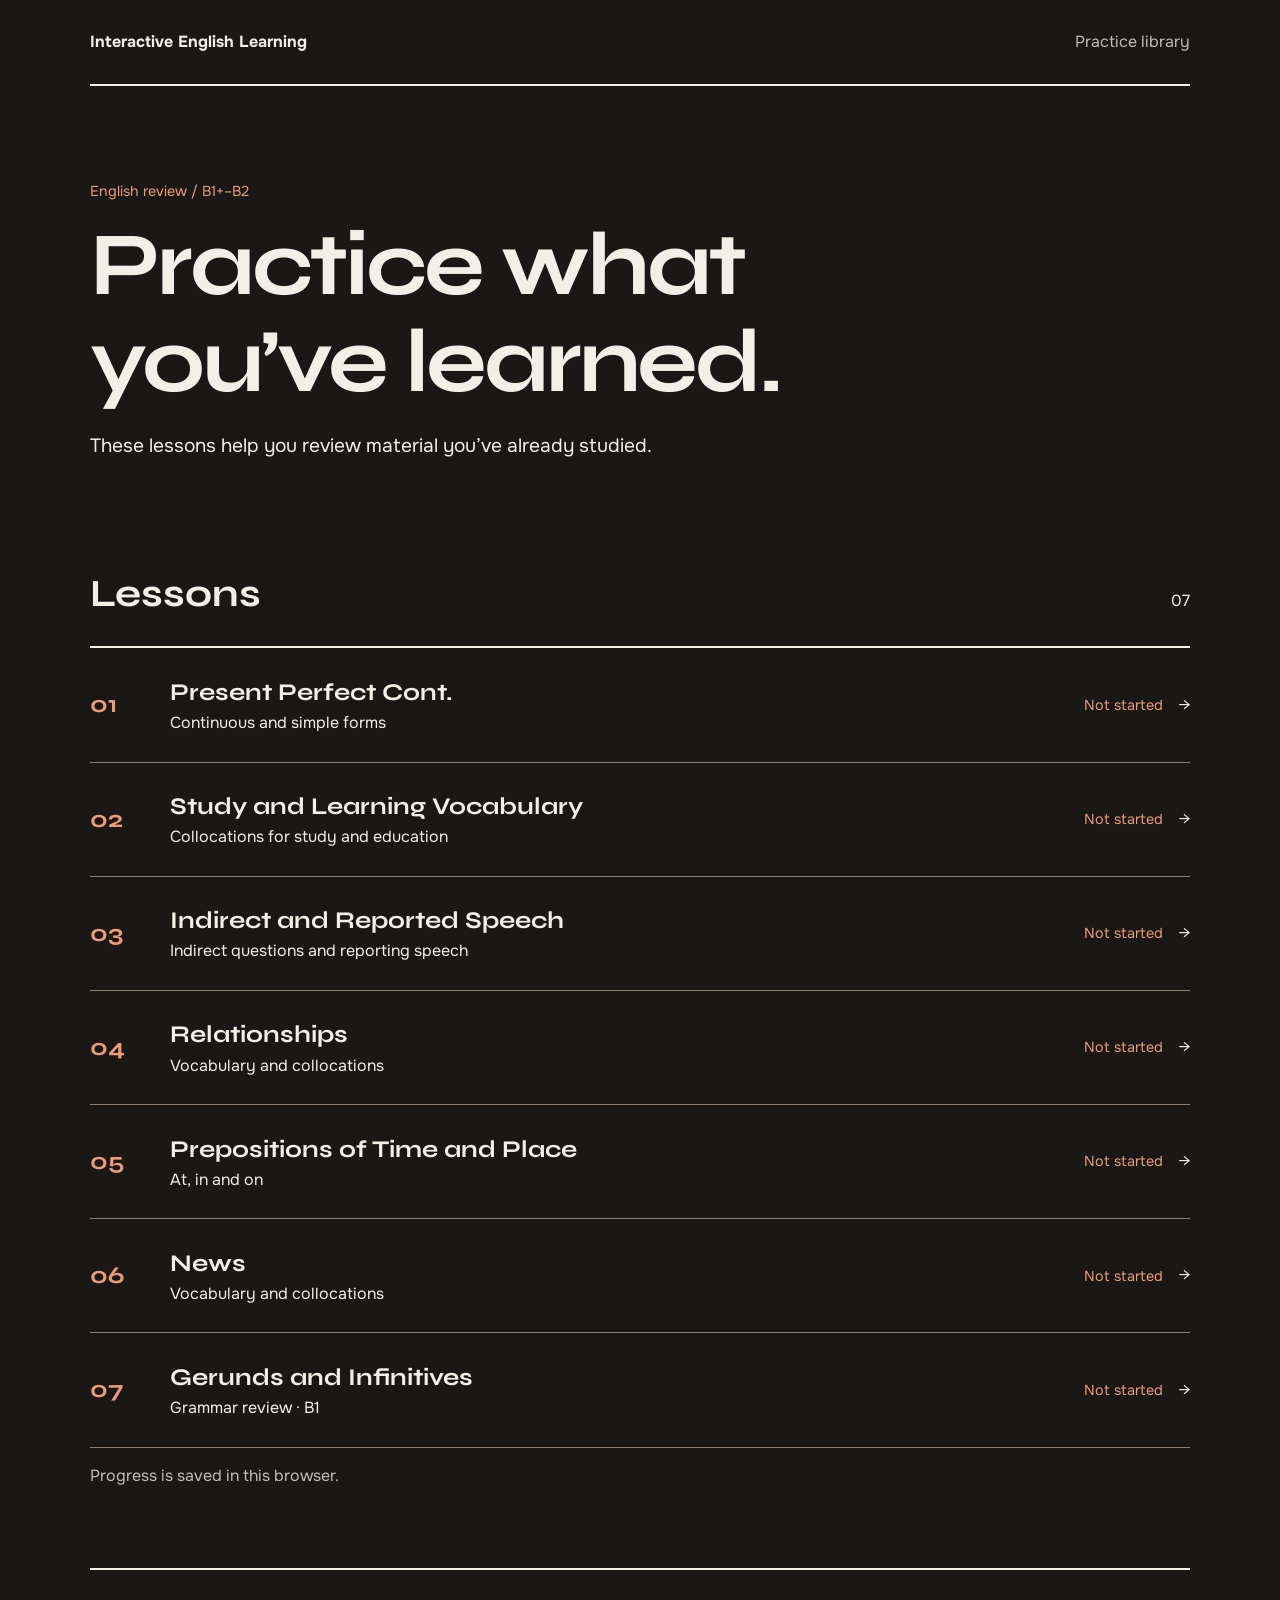
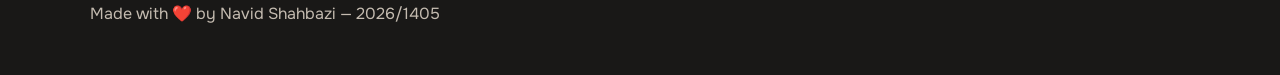
<file: index.html>
<!doctype html><html lang="en"><head><meta charset="utf-8"><meta name="viewport" content="width=device-width,initial-scale=1"><title>Interactive English Learning</title><link rel="preconnect" href="https://fonts.googleapis.com"><link rel="preconnect" href="https://fonts.gstatic.com" crossorigin><link href="https://fonts.googleapis.com/css2?family=Onest:wght@400;500;700&family=Syne:wght@700&display=swap" rel="stylesheet"><link rel="stylesheet" href="style.css"><script defer src="lessons.js"></script><script defer src="home.js"></script></head><body data-page="home"><header class="site-header wrap"><a class="brand" href="index.html">Interactive English Learning</a><span>Practice library</span></header><main class="wrap home"><p class="kicker">English review / B1+–B2</p><h1>Practice what you’ve learned.</h1><p class="lead">These lessons help you review material you’ve already studied.</p><section class="lesson-list"><div class="section-heading"><h2>Lessons</h2><span id="lesson-count"></span></div><div id="lesson-list"></div><p class="muted">Progress is saved in this browser.</p></section></main><footer class="wrap">Made with ❤️ by Navid Shahbazi — 2026/1405</footer></body></html>
</file>
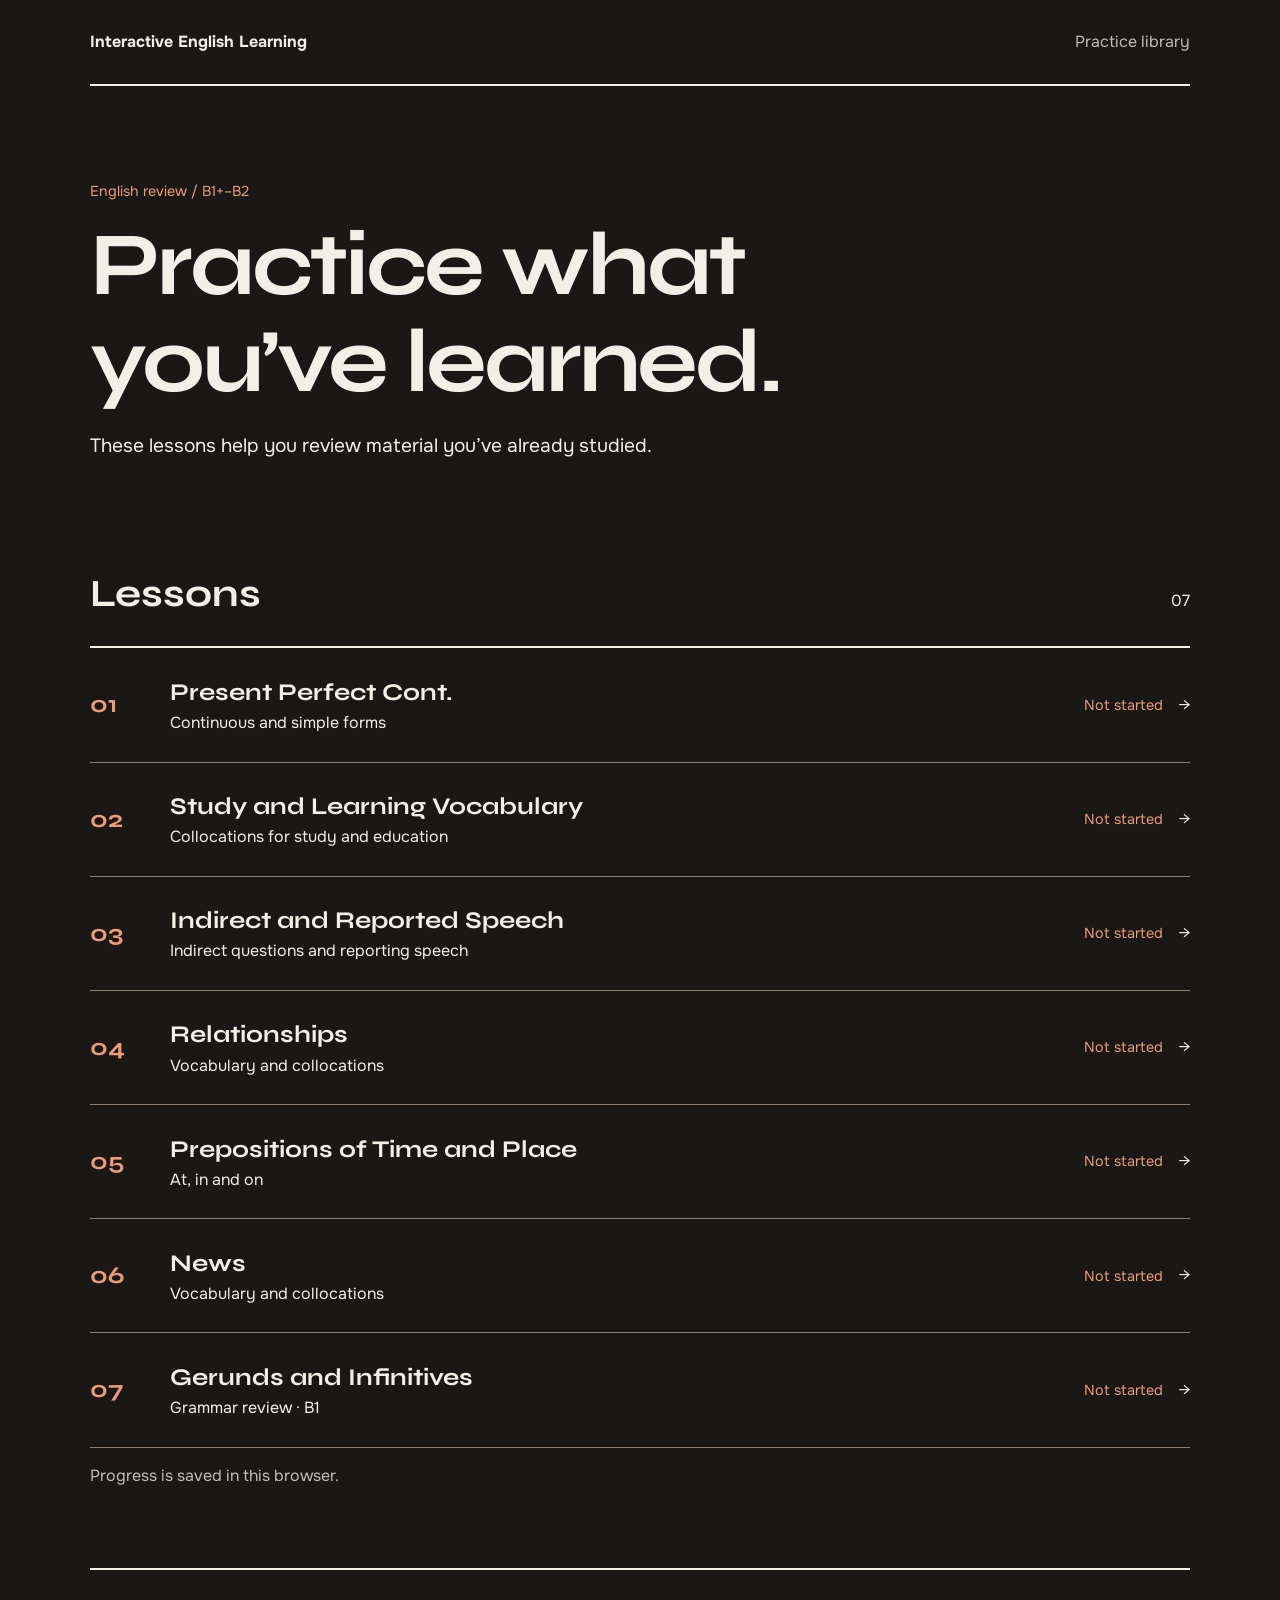
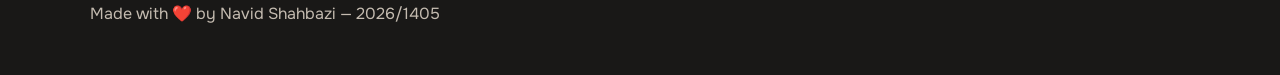
<file: lesson.html>
<!doctype html><html lang="en"><head><meta charset="utf-8"><meta name="viewport" content="width=device-width,initial-scale=1"><title>Lesson</title><link rel="preconnect" href="https://fonts.googleapis.com"><link rel="preconnect" href="https://fonts.gstatic.com" crossorigin><link href="https://fonts.googleapis.com/css2?family=Onest:wght@400;500;700&family=Syne:wght@700&display=swap" rel="stylesheet"><link rel="stylesheet" href="style.css"><script defer src="lessons.js"></script><script defer src="lesson.js"></script></head><body data-page="lesson"><header class="site-header wrap"><a class="brand" href="index.html">Interactive English Learning</a><a href="index.html">All lessons</a></header><main class="wrap"><div id="lesson-introduction"></div><nav aria-label="Lesson tasks" id="progress" class="progress progress-four"></nav><p id="storage-message" class="notice" hidden></p><div id="announcement" class="sr-only" role="status" aria-live="polite"></div><div id="lesson"></div><section id="overview" aria-labelledby="overview-heading" hidden></section><section class="reset-zone"><h2>Export answers</h2><p>Download or share your saved answers and feedback.</p><div class="actions"><button id="export" type="button">Export Markdown</button><button id="share" type="button" class="secondary">Share answers</button></div><p id="export-message" role="status"></p></section><section class="reset-zone"><h2>Lesson progress</h2><p>Reset all saved answers, attempts and teacher marks for this lesson.</p><button id="reset" type="button" class="secondary">Reset lesson progress</button></section><noscript>This lesson needs JavaScript to display and save the activities.</noscript></main><footer class="wrap">Made with ❤️ by Navid Shahbazi — 2026/1405</footer></body></html>
</file>
<file: style.css>
/* Hallmark v2.0.0 | theme: Terrazzo (by request), black | app screen | signature: ruled task index */
/* Critique: functional lesson flow takes priority over marketing composition. */
:root{--bg:#191817;--surface:#242220;--surface2:#302d2a;--text:#f3eee6;--muted:#c4bbb0;--rule:#8c8074;--accent:#ed9a76;--shadow:#513b31;--focus:#ffbb94;--dark:#1b1715;--display:'Syne',sans-serif;--body:'Onest',sans-serif}
*{box-sizing:border-box}html,body{overflow-x:clip}html{scroll-behavior:smooth}body{margin:0;background:var(--bg);color:var(--text);font:16px/1.55 var(--body)}.wrap{width:min(1100px,calc(100% - 3rem));margin:auto}.site-header{min-height:86px;border-bottom:2px solid var(--text);display:flex;align-items:center;justify-content:space-between;gap:1rem}.brand{font-weight:700;text-decoration:none}.site-header span,.muted{color:var(--muted)}a{color:inherit;text-underline-offset:4px}a:hover{color:var(--accent)}h1,h2,h3{font-family:var(--display);line-height:1.08;overflow-wrap:break-word;min-width:0}h1{font-size:clamp(2.8rem,7vw,6rem);letter-spacing:-.035em;max-width:850px;margin:.5rem 0 1.3rem}h2{font-size:clamp(1.7rem,3vw,2.5rem)}h3{font-size:1.25rem}.kicker{color:var(--accent);font-size:.9rem}.lead{font-size:1.2rem;max-width:640px}.home,.lesson-intro{padding:5rem 0 4rem}.home{min-height:70vh}.lesson-list{margin-top:5rem}.section-heading{display:flex;align-items:baseline;justify-content:space-between;border-bottom:2px solid var(--text)}.lesson-link{display:grid;grid-template-columns:4rem 1fr auto auto;gap:1rem;align-items:center;padding:1.6rem 0;border-bottom:1px solid var(--rule);text-decoration:none}.lesson-link strong{font-family:var(--display);font-size:1.5rem}.number{font:700 1.5rem var(--display);color:var(--accent)}.status{font-size:.9rem;color:var(--accent)}footer{border-top:2px solid var(--text);padding:2rem 0 3rem;color:var(--muted)}.progress{display:grid;grid-template-columns:repeat(3,1fr);border-top:2px solid var(--text);border-bottom:1px solid var(--rule);margin-bottom:3rem}.progress a{padding:1rem .7rem;text-decoration:none;border-right:1px solid var(--rule)}.progress a:last-child{border-right:0}.progress strong,.progress span{display:block}.progress span{color:var(--muted);font-size:.85rem}.task{padding:1rem 0 4rem;border-bottom:2px solid var(--text);scroll-margin-top:1rem}.task-header{display:grid;grid-template-columns:5rem 1fr;gap:1rem}.task-header h2{margin:.2rem 0}.task-body{margin-left:6rem}.question{border-top:1px solid var(--rule);padding:1.5rem 0}.question h3{font:700 1.05rem var(--body);line-height:1.45;margin:0 0 1rem}.question p{margin:.5rem 0}.options{border:0;margin:0;padding:0}.options legend{font-weight:700;margin:1rem 0 .5rem}.option{display:flex;gap:.7rem;align-items:baseline;padding:.55rem .7rem;border:1px solid var(--rule);margin:.35rem 0;cursor:pointer}.option:has(input:checked){border-color:var(--accent);background:var(--surface2)}input[type=radio]{accent-color:var(--accent);flex:none}textarea{width:100%;min-height:110px;resize:vertical;background:var(--surface);border:1px solid var(--rule);color:var(--text);font:inherit;padding:.8rem}button{font:700 1rem var(--body);background:var(--text);color:var(--dark);border:2px solid var(--text);padding:.75rem 1.15rem;cursor:pointer}button:hover{background:var(--accent);border-color:var(--accent)}button.secondary{background:transparent;color:var(--text)}button.secondary:hover{border-color:var(--accent);color:var(--accent)}:focus-visible{outline:3px solid var(--focus);outline-offset:3px}.actions{display:flex;flex-wrap:wrap;gap:.7rem;margin:1.2rem 0}.feedback,.review,.summary{background:var(--surface);border:1px solid var(--rule);border-left:4px solid var(--accent);padding:1.3rem;margin:1.5rem 0;box-shadow:7px 7px 0 var(--shadow)}.feedback-item{border-top:1px solid var(--rule);padding:1rem 0}.feedback-item p{margin:.35rem 0}.result-label{color:var(--accent);font-weight:700}.error{color:var(--accent);font-weight:700}.review fieldset{border:0;padding:0;margin:0}.review label{display:block;margin:.5rem 0}.review textarea{min-height:70px}.review-row{border-top:1px solid var(--rule);padding:1rem 0}#overview{padding:3rem 0}.summary-row{display:grid;grid-template-columns:1fr 1fr 1fr;gap:1rem;border-top:1px solid var(--rule);padding:1rem 0}.reset-zone{padding:3rem 0}.notice{border-left:3px solid var(--accent);padding:1rem;background:var(--surface)}.sr-only{position:absolute;width:1px;height:1px;padding:0;margin:-1px;overflow:hidden;clip:rect(0,0,0,0);white-space:nowrap;border:0}@media(max-width:650px){.wrap{width:min(100% - 2rem,1100px)}.site-header{font-size:.9rem}.home,.lesson-intro{padding:3rem 0 2rem}.lesson-link{grid-template-columns:2rem 1fr auto}.lesson-link .status{grid-column:2}.lesson-link>span:last-child{grid-row:1;grid-column:3}.task-header{grid-template-columns:1fr;gap:0}.task-body{margin-left:0}.progress a{padding:.8rem .35rem;font-size:.85rem}.summary-row{grid-template-columns:1fr;gap:.2rem}}@media(prefers-reduced-motion:reduce){html{scroll-behavior:auto}}
button:active{transform:translate(2px,2px)}button:disabled{opacity:.5;cursor:not-allowed}h1,h2{text-wrap:balance}.status{font-variant-numeric:tabular-nums}

.progress-four{grid-template-columns:repeat(4,1fr)}
@media(max-width:650px){.progress-four{grid-template-columns:repeat(2,1fr)}}

.progress-five{grid-template-columns:repeat(5,1fr)}
@media(max-width:650px){.progress-five{grid-template-columns:repeat(2,1fr)}}

/* Lesson reference table: shared theme tokens, scrollable on small screens. */
.grammar-reference{margin:0 0 3rem;padding:1.3rem;background:var(--surface);border:1px solid var(--rule);box-shadow:7px 7px 0 var(--shadow)}
.grammar-reference h2{margin:.2rem 0 1rem}.grammar-table-scroll{overflow-x:auto}.grammar-reference table{width:100%;min-width:580px;border-collapse:collapse;text-align:left}.grammar-reference caption{text-align:left;color:var(--muted);padding:0 0 1rem}.grammar-reference th,.grammar-reference td{padding:1rem;vertical-align:top;border-bottom:1px solid var(--rule)}.grammar-reference thead th{background:var(--surface2);color:var(--accent);border-top:2px solid var(--accent)}.grammar-reference tbody th{width:23%;color:var(--accent)}.grammar-reference tbody td:nth-child(2){width:46%;line-height:1.8}

/* Gerund and infinitive meaning contrasts. */
.meaning-reference{margin:0 0 3rem}
.meaning-reference>h2{margin-bottom:.7rem}
.meaning-card{margin:1.4rem 0;background:var(--surface);border:1px solid var(--rule);box-shadow:5px 5px 0 var(--shadow)}
.meaning-card>h3{margin:0;padding:1rem 1.2rem;color:var(--accent);border-bottom:1px solid var(--rule)}
.meaning-pair{display:grid;grid-template-columns:repeat(2,minmax(0,1fr))}
.meaning-side{padding:1.2rem}
.meaning-side+.meaning-side{border-left:1px solid var(--rule)}
.meaning-side h4{margin:0 0 .6rem;font:700 1rem var(--body)}
.meaning-side p{margin:.6rem 0}
.meaning-example{border-left:3px solid var(--accent);padding:.5rem .8rem;background:var(--surface2)}
.meaning-side .muted{font-size:.95rem}
@media(max-width:650px){.meaning-pair{grid-template-columns:1fr}.meaning-side+.meaning-side{border-left:0;border-top:1px solid var(--rule)}}
</file>
